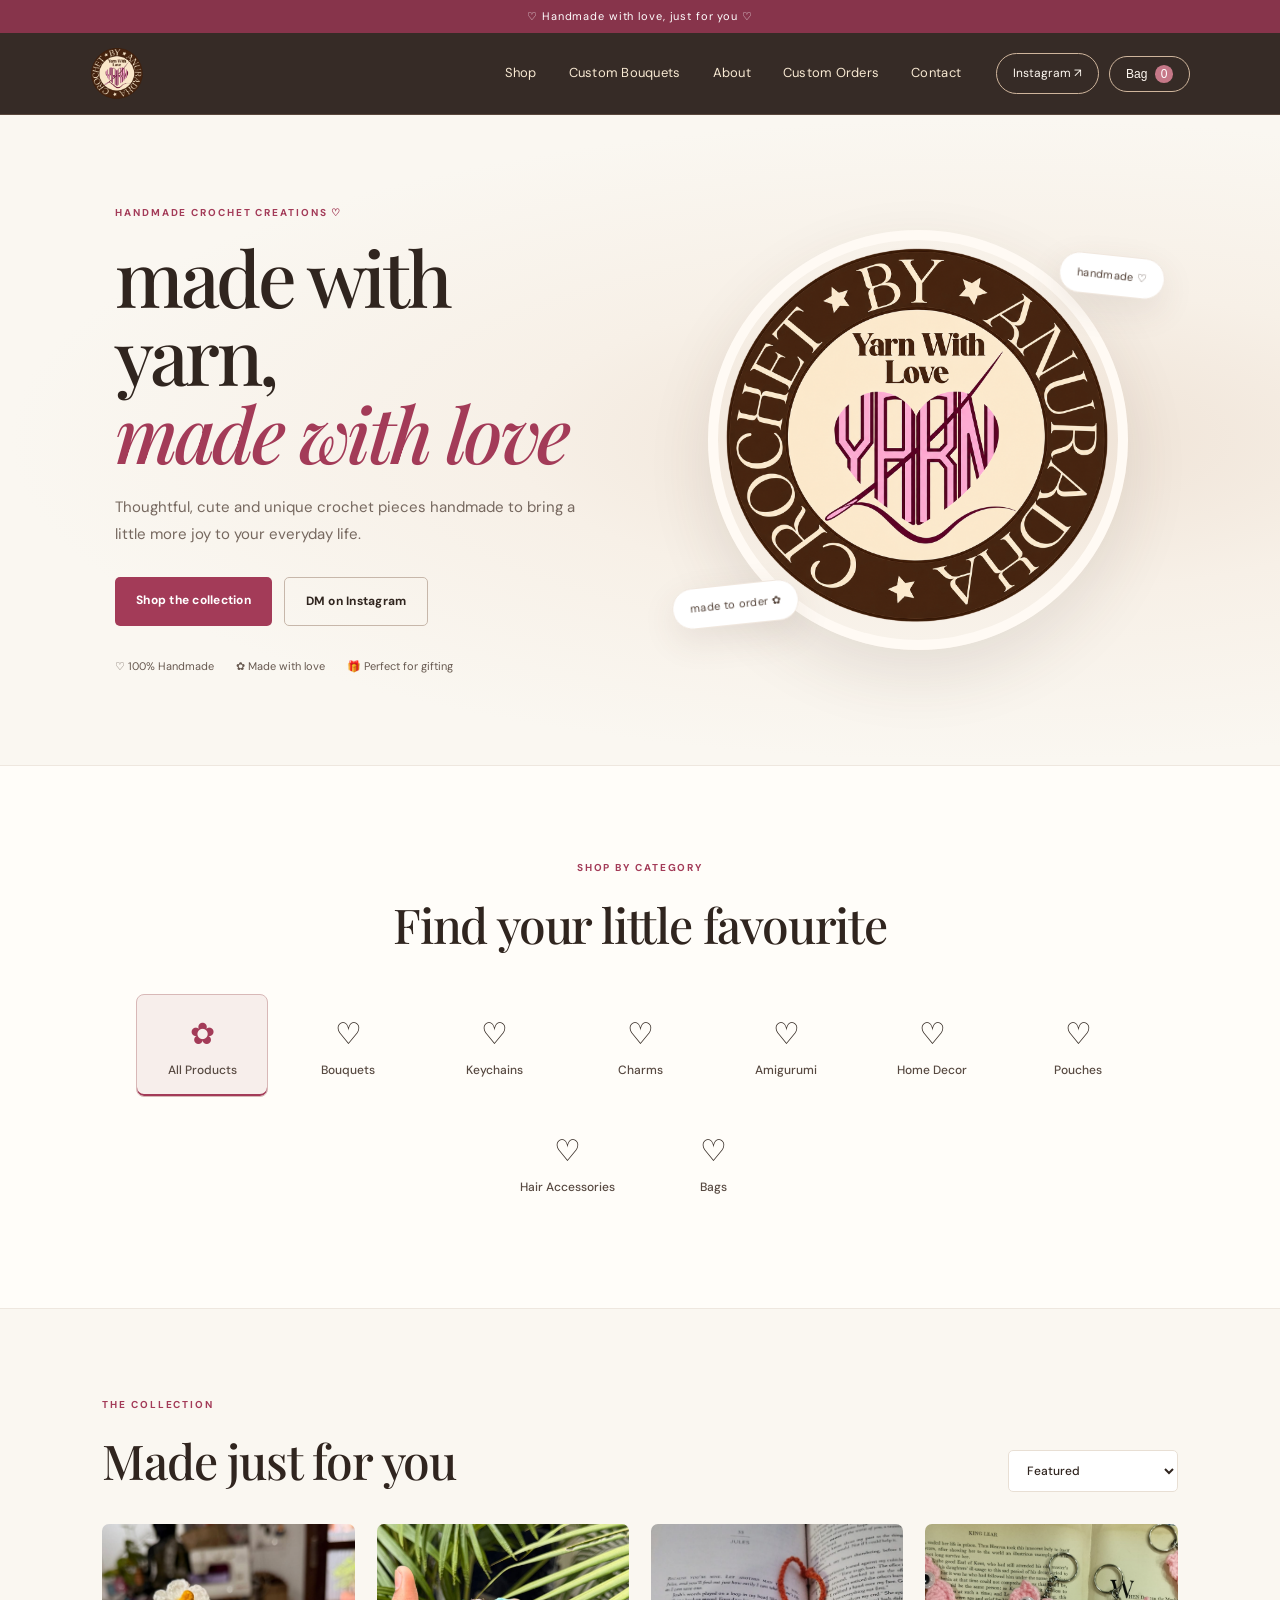
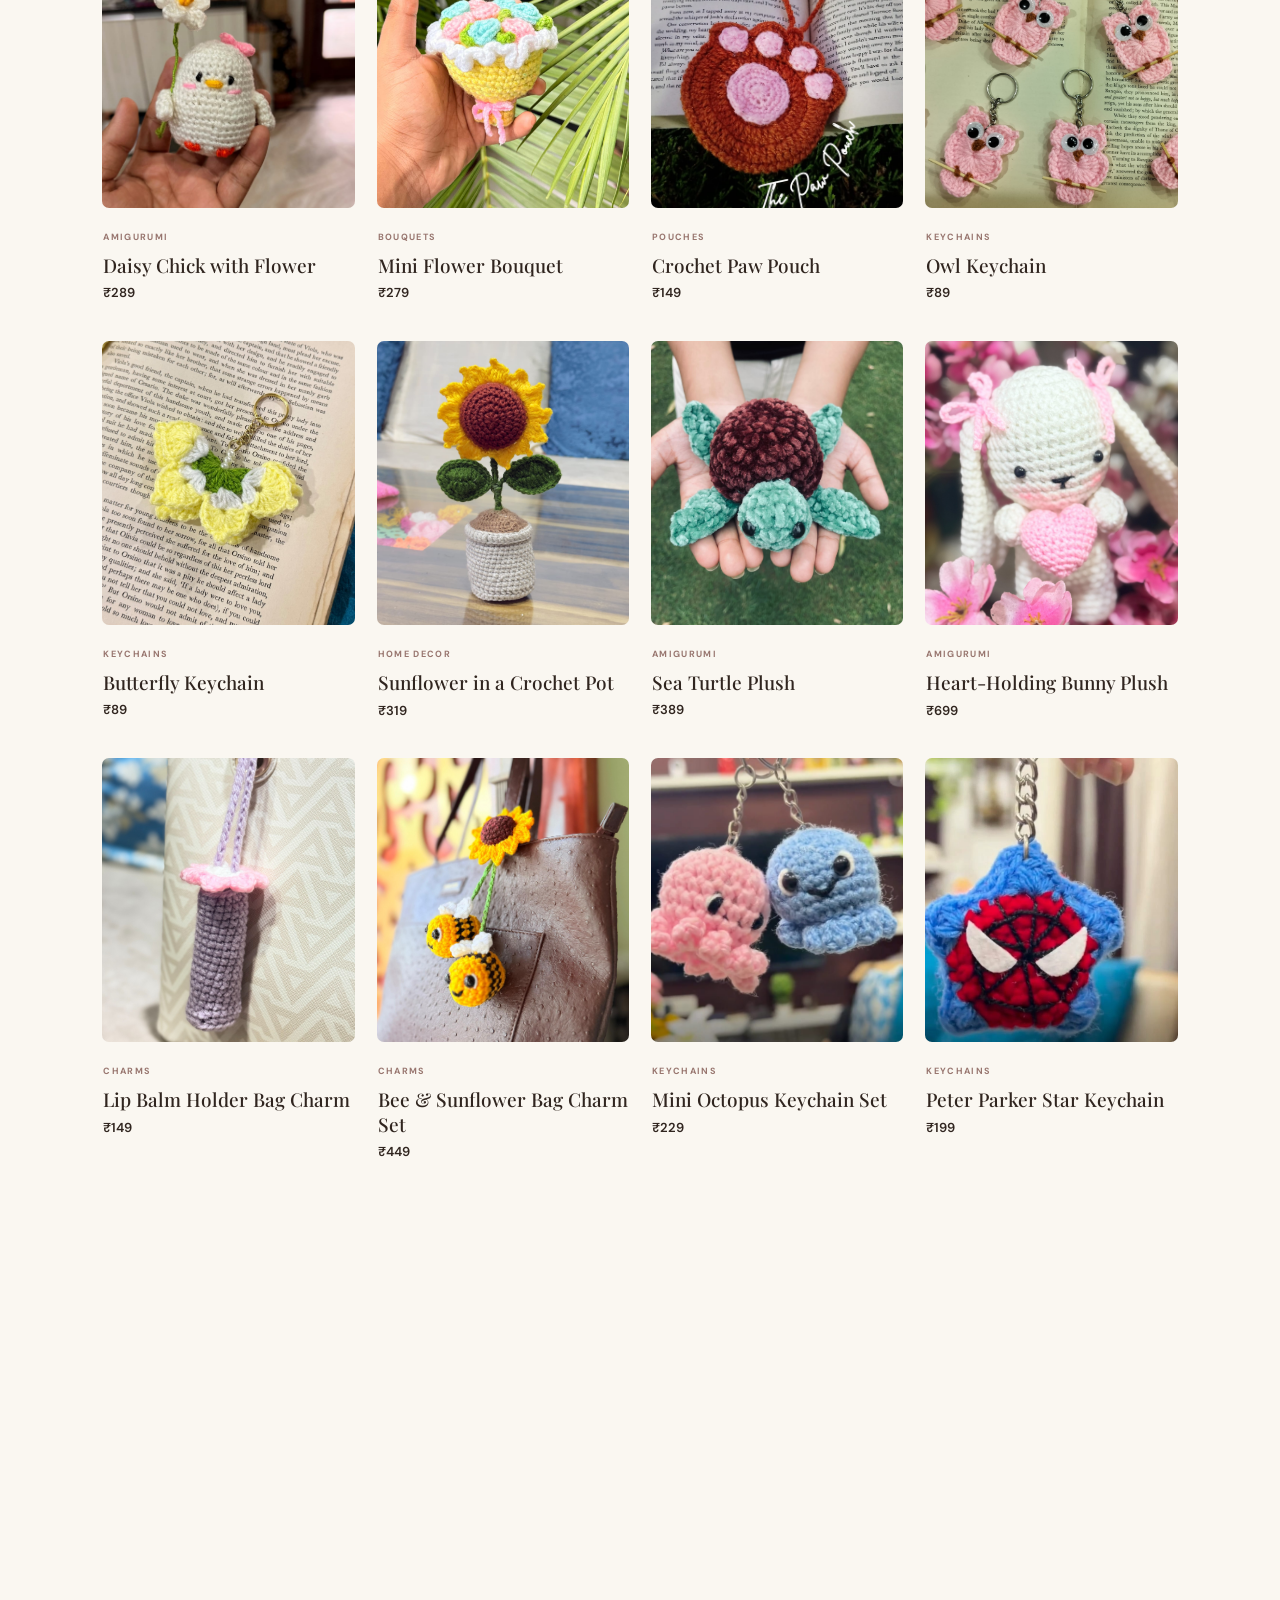
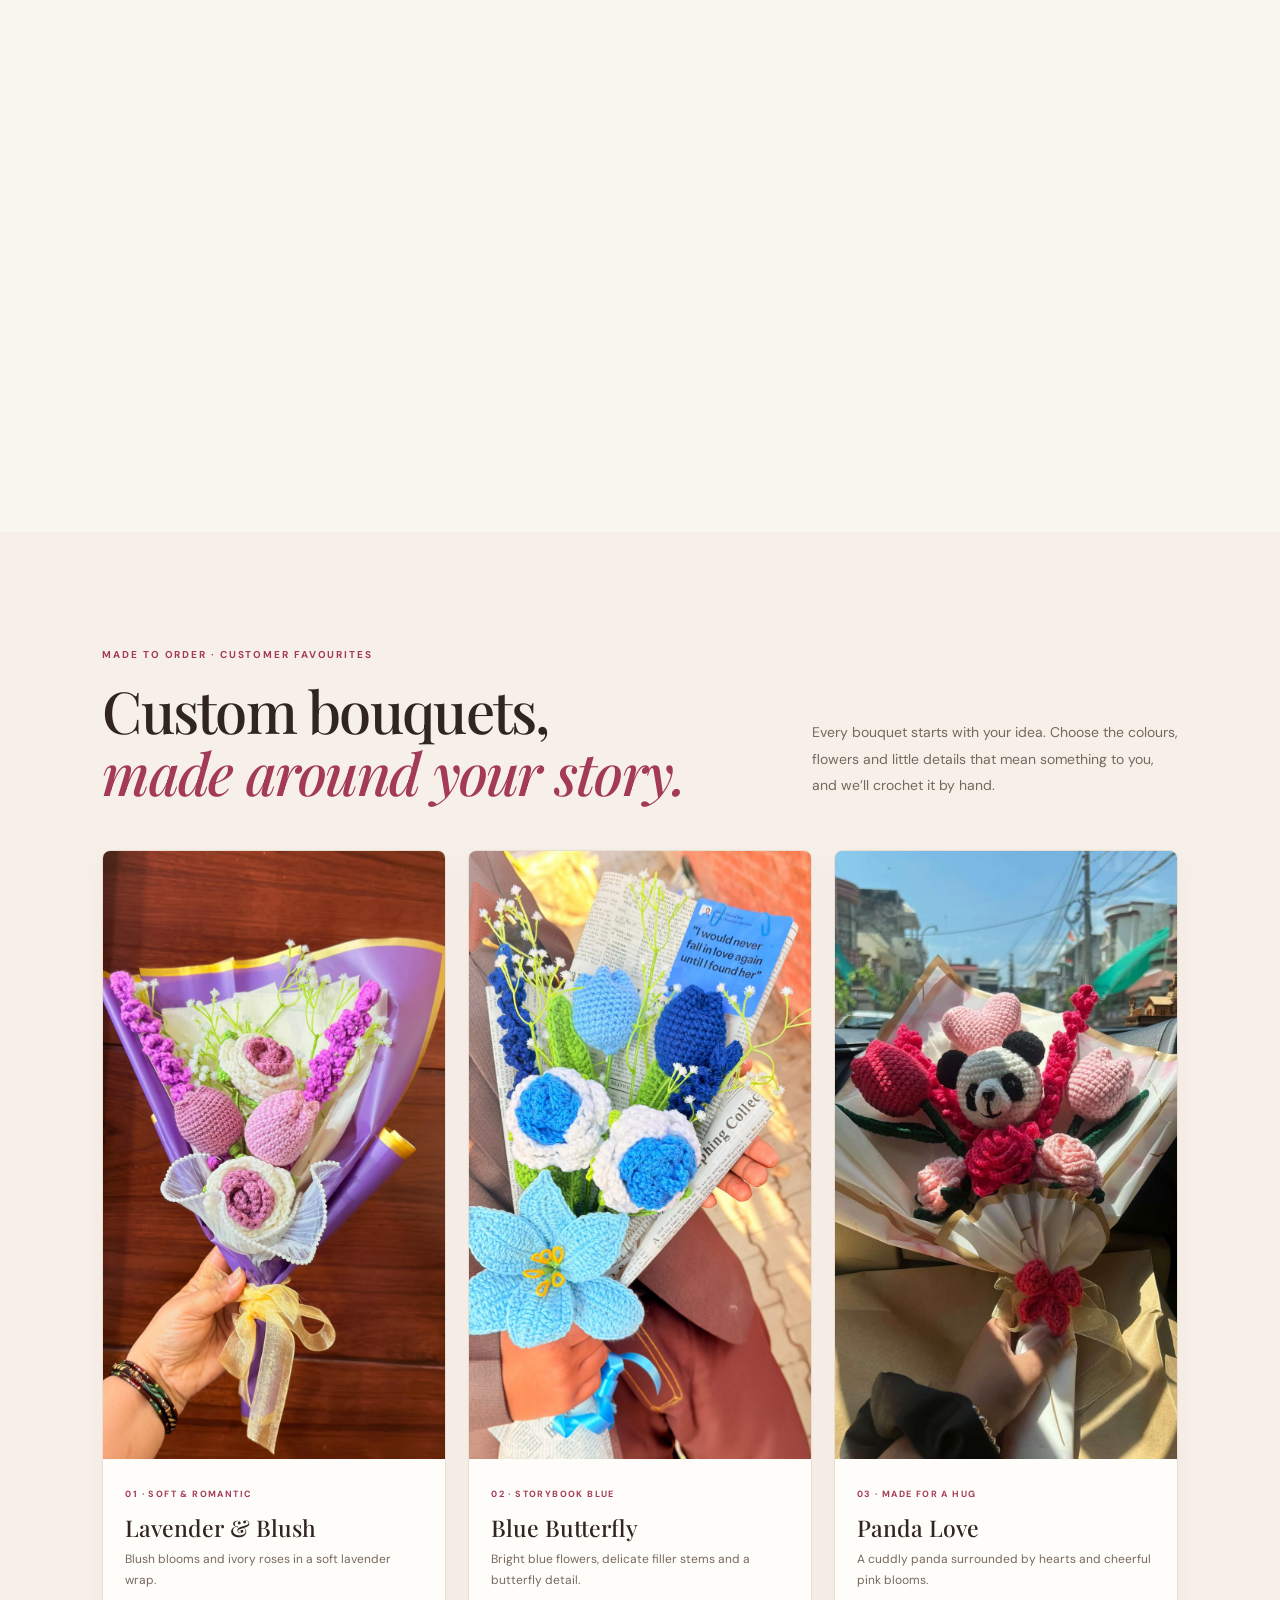
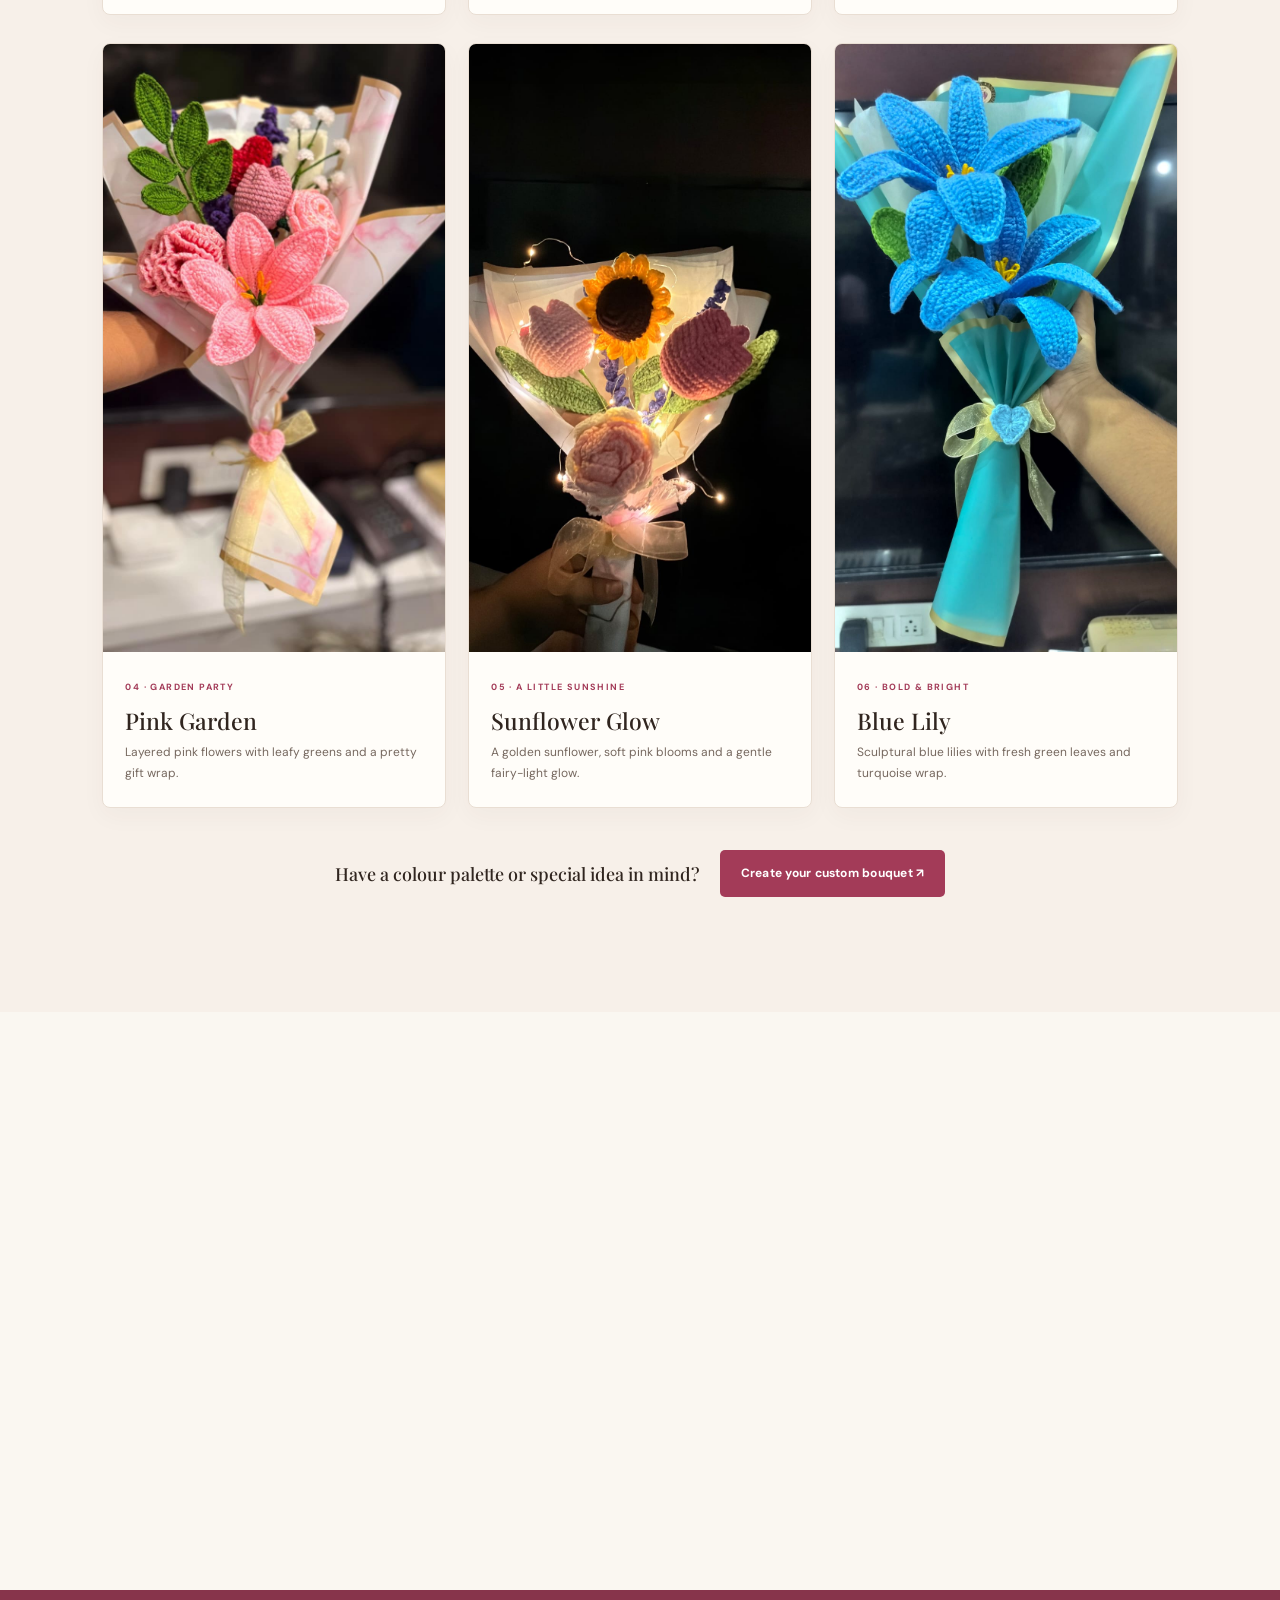
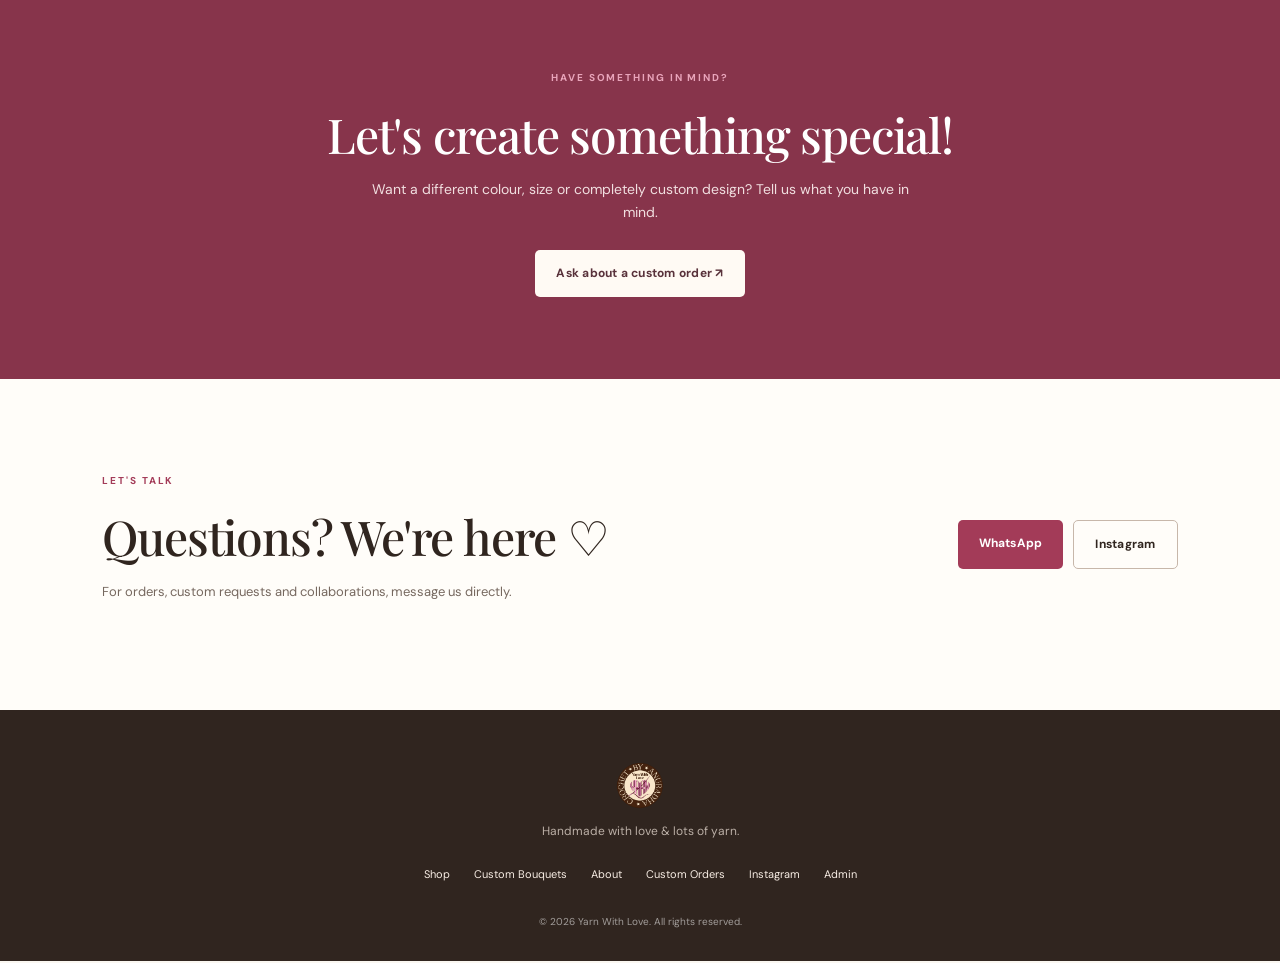
<file: index.html>
<!doctype html>
<html lang="en">
<head>
  <meta charset="utf-8">
  <meta name="viewport" content="width=device-width,initial-scale=1">
  <title>Yarn With Love ♡ | Handmade Crochet</title>
  <meta name="description" content="Yarn With Love — handmade crochet bouquets, charms, keychains and amigurumi.">
  <link rel="preconnect" href="https://fonts.googleapis.com">
  <link rel="preconnect" href="https://fonts.gstatic.com" crossorigin>
  <link href="https://fonts.googleapis.com/css2?family=DM+Sans:wght@400;500;600;700&family=Playfair+Display:wght@500;600;700&display=swap" rel="stylesheet">
  <link rel="stylesheet" href="style.css?v=20261029-3">
</head>
<body>
<div class="announcement">♡ Handmade with love, just for you ♡</div>

<header class="nav">
  <a class="brand logo-brand" href="#"><img src="images/logo.png" alt="Yarn With Love logo"></a>
  <nav>
    <a href="#shop">Shop</a><a href="#custom-bouquets">Custom Bouquets</a><a href="#about">About</a><a href="#custom">Custom Orders</a><a href="#contact">Contact</a>
  </nav>
  <div class="nav-actions">
    <a class="ig" href="https://www.instagram.com/yarn.with.love._/" target="_blank" rel="noopener">Instagram ↗</a>
    <button class="cart-btn" onclick="openCart()">Bag <span id="cartCount">0</span></button>
  </div>
</header>

<main>
<section class="hero">
  <div class="hero-copy">
    <p class="eyebrow">HANDMADE CROCHET CREATIONS ♡</p>
    <h1>made with yarn,<br><em>made with love</em></h1>
    <p>Thoughtful, cute and unique crochet pieces handmade to bring a little more joy to your everyday life.</p>
    <div class="hero-actions"><a class="btn" href="#shop">Shop the collection</a><a class="btn outline" href="https://www.instagram.com/yarn.with.love._/" target="_blank">DM on Instagram</a></div>
    <div class="trust"><span>♡ 100% Handmade</span><span>✿ Made with love</span><span>🎁 Perfect for gifting</span></div>
  </div>
  <div class="hero-art"><div class="hero-logo"><img src="images/logo.png" alt="Yarn With Love"></div><div class="floating f1">handmade ♡</div><div class="floating f2">made to order ✿</div></div>
</section>

<section class="categories">
  <p class="eyebrow">SHOP BY CATEGORY</p>
  <h2>Find your little favourite</h2>
  <div class="category-row">
    <button onclick="setCategory('All')">✿<span>All Products</span></button>
    <button onclick="setCategory('Bouquets')">🌷<span>Bouquets</span></button>
    <button onclick="setCategory('Keychains')">🔑<span>Keychains</span></button>
    <button onclick="setCategory('Charms')">♡<span>Charms</span></button>
    <button onclick="setCategory('Amigurumi')">🧸<span>Amigurumi</span></button>
    <button onclick="setCategory('Phone Charms')">📱<span>Phone Charms</span></button>
    <button onclick="setCategory('Hair Accessories')"><span>Hair Accessories</span></button>
    <button onclick="setCategory('Pouches')"><span>Pouches</span></button>
    <button onclick="setCategory('Home Decor')"><span>Home Decor</span></button>
  </div>
</section>

<section class="shop" id="shop">
  <div class="section-head"><div><p class="eyebrow">THE COLLECTION</p><h2>Made just for you</h2></div><select id="sort" onchange="renderProducts()"><option value="featured">Featured</option><option value="low">Price: low to high</option><option value="high">Price: high to low</option></select></div>
  <div class="product-grid" id="productGrid"></div>
</section>

<section class="custom-bouquets" id="custom-bouquets">
  <div class="custom-bouquets-head">
    <div><p class="eyebrow">MADE TO ORDER · CUSTOMER FAVOURITES</p><h2>Custom bouquets,<br><em>made around your story.</em></h2></div>
    <p>Every bouquet starts with your idea. Choose the colours, flowers and little details that mean something to you, and we’ll crochet it by hand.</p>
  </div>
  <div class="bouquet-gallery">
    <article class="bouquet-card"><img src="images/custom-bouquets/lavender-blush.jpeg" alt="Handmade bouquet in lavender wrapping with blush and ivory crochet flowers" loading="lazy"><div><span>01 · SOFT & ROMANTIC</span><h3>Lavender & Blush</h3><p>Blush blooms and ivory roses in a soft lavender wrap.</p></div></article>
    <article class="bouquet-card"><img src="images/custom-bouquets/blue-butterfly.jpeg" alt="Blue and white crochet bouquet with a large blue butterfly accent" loading="lazy"><div><span>02 · STORYBOOK BLUE</span><h3>Blue Butterfly</h3><p>Bright blue flowers, delicate filler stems and a butterfly detail.</p></div></article>
    <article class="bouquet-card"><img src="images/custom-bouquets/panda-love.jpeg" alt="Custom pink bouquet featuring a handmade crochet panda and heart" loading="lazy"><div><span>03 · MADE FOR A HUG</span><h3>Panda Love</h3><p>A cuddly panda surrounded by hearts and cheerful pink blooms.</p></div></article>
    <article class="bouquet-card"><img src="images/custom-bouquets/pink-garden.jpeg" alt="Pink crochet bouquet with a statement flower, roses and leafy details" loading="lazy"><div><span>04 · GARDEN PARTY</span><h3>Pink Garden</h3><p>Layered pink flowers with leafy greens and a pretty gift wrap.</p></div></article>
    <article class="bouquet-card"><img src="images/custom-bouquets/sunflower-glow.jpeg" alt="Warm crochet bouquet with a sunflower, pink blooms and tiny lights" loading="lazy"><div><span>05 · A LITTLE SUNSHINE</span><h3>Sunflower Glow</h3><p>A golden sunflower, soft pink blooms and a gentle fairy-light glow.</p></div></article>
    <article class="bouquet-card"><img src="images/custom-bouquets/blue-lily.jpeg" alt="Handmade bouquet of blue crochet lilies with turquoise wrapping" loading="lazy"><div><span>06 · BOLD & BRIGHT</span><h3>Blue Lily</h3><p>Sculptural blue lilies with fresh green leaves and turquoise wrap.</p></div></article>
  </div>
  <div class="bouquet-cta"><p>Have a colour palette or special idea in mind?</p><a class="btn" href="#custom">Create your custom bouquet ↗</a></div>
</section>

<section class="story" id="about">
  <div class="story-art"><div>🧶</div></div>
  <div class="story-copy"><p class="eyebrow">A LITTLE ABOUT US ♡</p><h2>A little yarn,<br>a lot of love.</h2><p>Yarn With Love is a small handmade crochet business creating cute, thoughtful and one-of-a-kind pieces. Every item is carefully made with patience, passion and lots of love.</p><div class="values"><div><b>♡</b><span>Made with love</span></div><div><b>✿</b><span>Carefully handcrafted</span></div><div><b>✦</b><span>Unique & one of a kind</span></div></div></div>
</section>

<section class="custom" id="custom"><p class="eyebrow">HAVE SOMETHING IN MIND?</p><h2>Let's create something special!</h2><p>Want a different colour, size or completely custom design? Tell us what you have in mind.</p><a class="btn" href="https://wa.me/919915593966?text=Hi%20Yarn%20With%20Love!%20I%27d%20like%20to%20ask%20about%20a%20custom%20order." target="_blank" rel="noopener">Ask about a custom order ↗</a></section>

<section class="contact" id="contact"><div><p class="eyebrow">LET'S TALK</p><h2>Questions? We're here ♡</h2><p>For orders, custom requests and collaborations, message us directly.</p></div><div class="contact-actions"><a class="btn" id="waLink" target="_blank">WhatsApp</a><a class="btn outline" href="https://www.instagram.com/yarn.with.love._/" target="_blank">Instagram</a></div></section>
</main>

<footer><div class="brand logo-brand"><img src="images/logo.png" alt="Yarn With Love logo"></div><p>Handmade with love & lots of yarn.</p><div><a href="#shop">Shop</a><a href="#custom-bouquets">Custom Bouquets</a><a href="#about">About</a><a href="#custom">Custom Orders</a><a href="https://www.instagram.com/yarn.with.love._/" target="_blank">Instagram</a><a href="admin.html">Admin</a></div><small>© 2026 Yarn With Love. All rights reserved.</small></footer>

<div class="drawer-backdrop" id="drawerBackdrop" onclick="closeCart()"></div>
<aside class="cart" id="cart">
  <div class="cart-head"><h2>Your bag</h2><button onclick="closeCart()">×</button></div>
  <div id="cartItems" class="cart-items"></div>
  <div class="cart-footer"><div><span>Subtotal</span><strong id="cartTotal">₹0</strong></div><button class="btn full" onclick="openCheckout()">Checkout →</button><p>Shipping can be confirmed on WhatsApp before payment.</p></div>
</aside>

<div class="modal" id="productModal"><div class="modal-card"><button class="modal-close" aria-label="Close product details" onclick="closeProduct()">×</button><img id="modalImg" alt=""><div><p class="eyebrow" id="modalCat"></p><h2 id="modalTitle"></h2><strong id="modalPrice"></strong><p id="modalDesc"></p><div class="quantity"><button onclick="changeModalQty(-1)">−</button><span id="modalQty">1</span><button onclick="changeModalQty(1)">+</button></div><button class="btn full" onclick="addModalToCart()">Add to bag</button><button class="btn outline full" onclick="buyNow()">Buy / order on WhatsApp</button></div></div></div>

<div class="modal" id="checkoutModal"><div class="checkout"><button class="modal-close" onclick="closeCheckout()">×</button><p class="eyebrow">CHECKOUT</p><h2>Your order details</h2><form id="checkoutForm"><input required name="name" placeholder="Full name"><input required name="phone" placeholder="Phone / WhatsApp number"><input required name="address" placeholder="Full delivery address"><div class="two"><input required name="city" placeholder="City"><input required name="pincode" placeholder="PIN code"></div><textarea name="notes" placeholder="Order notes / colour preferences"></textarea><div class="order-summary" id="checkoutSummary"></div><button class="btn full" type="submit">Send order on WhatsApp →</button><p class="fine">No online payment is taken on this page. Your order summary is sent to WhatsApp for confirmation.</p></form></div></div>

<script src="catalog.js?v=20261029-5"></script>
<script src="app.js?v=20261029-2"></script>
</body>
</html>
</file>
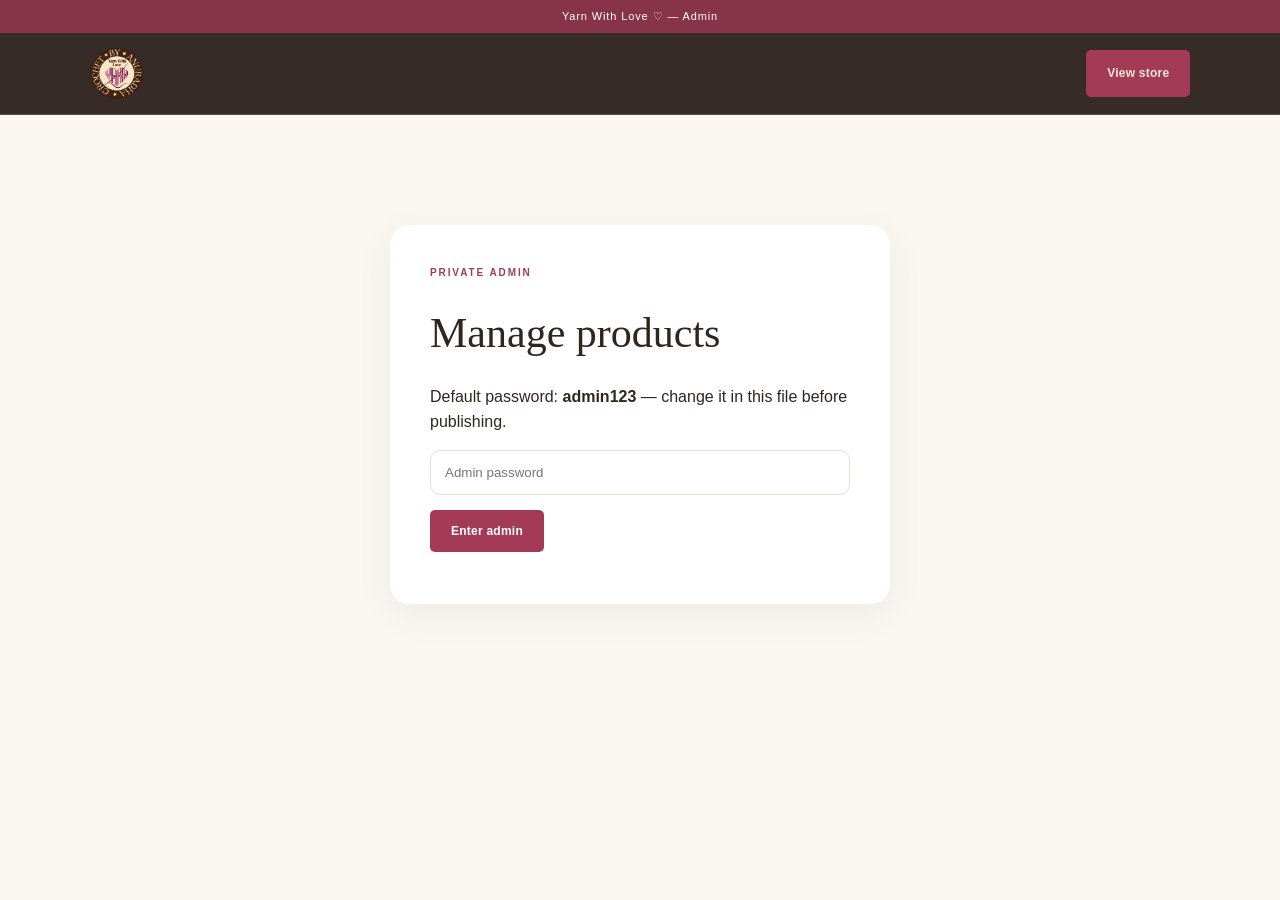
<file: admin.html>
<!doctype html>
<html lang="en">
<head><meta charset="utf-8"><meta name="viewport" content="width=device-width,initial-scale=1"><title>Yarn With Love | Admin</title><link rel="stylesheet" href="style.css"></head>
<body>
<div class="announcement">Yarn With Love ♡ — Admin</div>
<header class="nav"><a class="brand logo-brand" href="index.html"><img src="images/logo.png" alt="Yarn With Love logo"></a><a class="btn" href="index.html">View store</a></header>
<main class="admin-wrap">
  <div id="login" class="admin-login"><p class="eyebrow">PRIVATE ADMIN</p><h1>Manage products</h1><p>Default password: <b>admin123</b> — change it in this file before publishing.</p><input id="pass" type="password" placeholder="Admin password"><button class="btn" onclick="login()">Enter admin</button><p id="loginMsg" style="font-size:12px;color:#a65e64;margin-top:12px"></p></div>
  <div id="panel" style="display:none">
    <div class="admin-head"><div><p class="eyebrow">PRODUCT CATALOG</p><h1>Products</h1></div><div><button class="btn" onclick="newProduct()">+ Add product</button> <button class="btn outline" onclick="exportData()">Export JSON</button><label class="btn outline">Import JSON<input hidden type="file" accept=".json" onchange="importData(event)"></label></div></div>
    <div id="adminList"></div>
    <div class="admin-note"><b>How images work:</b> use the Upload button on a product to store its photo in this browser. For a live multi-device admin system, connect this catalog to a database/storage service.</div>
  </div>
</main>
<script src="catalog.js?v=20261029-5"></script>
<script>
const DEFAULT_PRODUCTS=window.YWL_DEFAULT_PRODUCTS;
const PASSWORD="admin123";
function readProducts(){try{const value=JSON.parse(localStorage.getItem("ywl_products")||"null");return Array.isArray(value)?value:DEFAULT_PRODUCTS.map(p=>({...p}));}catch(e){return DEFAULT_PRODUCTS.map(p=>({...p}));}}
let products=readProducts();
const money=n=>"₹"+Number(n).toLocaleString("en-IN");
const esc=s=>String(s??"").replace(/[&<>"']/g,m=>({"&":"&amp;","<":"&lt;",">":"&gt;",'"':"&quot;","'":"&#039;"}[m]));
function login(){const p=document.querySelector("#pass").value.trim();if(p===PASSWORD){document.querySelector("#login").style.display="none";document.querySelector("#panel").style.display="block";render();}else document.querySelector("#loginMsg").textContent="Incorrect password. Use admin123 unless you changed it in this file."} document.querySelector("#pass").addEventListener("keydown",e=>{if(e.key==="Enter")login();});
function render(){
 const list=document.querySelector("#adminList");
 if(!products.length){list.innerHTML='<p class="admin-note">No products yet. Click “Add product” to create your first listing.</p>';return;}
 list.innerHTML=products.map((p,i)=>`<div class="admin-card" data-product-id="${p.id}"><img src="${esc(p.image||'images/fallback.svg')}" alt="${esc(p.name)}" onerror="this.onerror=null;this.src='images/fallback.svg'"><div class="admin-fields"><label>Product name<input value="${esc(p.name)}" onchange="edit(${i},'name',this.value)" required></label><label>Category<input value="${esc(p.category||'Other')}" placeholder="e.g. Bouquets" onchange="edit(${i},'category',this.value)" required></label><label>Price (₹)<input type="number" min="0" step="1" value="${Number(p.price)||0}" onchange="edit(${i},'price',this.value)" required></label><label>Badge<input value="${esc(p.badge||"")}" placeholder="e.g. BESTSELLER" onchange="edit(${i},'badge',this.value)"></label><label class="wide">Description<textarea onchange="edit(${i},'description',this.value)">${esc(p.description||"")}</textarea></label><label class="wide">Image path or URL<input value="${esc(p.image||"")}" placeholder="images/product.svg or https://…" onchange="edit(${i},'image',this.value)"></label><label class="upload">Upload photo<input type="file" accept="image/*" hidden onchange="upload(${i},event)"></label><button class="btn danger" onclick="removeProduct(${i})">Delete</button></div></div>`).join("");
}
function edit(i,k,v){
 if(!products[i])return;
 if((k==='name'||k==='category')&&!String(v).trim()){alert('Please enter a product name and category.');render();return;}
 if(k==='price'){v=Number(v);if(!Number.isFinite(v)||v<0){alert('Enter a valid non-negative price.');render();return;}v=Math.round(v*100)/100;}
 products[i][k]=v;save();
}
function save(){
 try{localStorage.setItem("ywl_products",JSON.stringify(products));document.querySelectorAll('.save-error').forEach(n=>n.remove());return true;}
 catch(err){alert('Could not save the catalogue. The browser st\orage may be full; upload a smaller photo.');return false;}
}
function upload(i,e){
 const f=e.target.files&&e.target.files[0];if(!f)return;
 if(!f.type.startsWith('image/')){alert('Please choose an image file.');return;}
 const reader=new FileReader();
 reader.onerror=()=>alert('Could not read that image. Please try another file.');
 reader.onload=()=>{
  const img=new Image();img.onerror=()=>alert('Could not open that image.');
  img.onload=()=>{const max=1000,scale=Math.min(1,max/Math.max(img.width,img.height));const canvas=document.createElement('canvas');canvas.width=Math.max(1,Math.round(img.width*scale));canvas.height=Math.max(1,Math.round(img.height*scale));canvas.getContext('2d').drawImage(img,0,0,canvas.width,canvas.height);products[i].image=canvas.toDataURL('image/jpeg',0.82);if(save())render();};
  img.src=reader.result;
 };reader.readAsDataURL(f);
}
function removeProduct(i){if(confirm('Delete “'+products[i].name+'”?')){products.splice(i,1);save();render();}}
function newProduct(){
 const p={id:Date.now(),name:'New Crochet Product',category:'Charms',price:299,image:'images/fallback.svg',description:'Add a product description.',badge:''};
 products.push(p);
 if(save()){render();const card=document.querySelector(`[data-product-id="${p.id}"]`);card?.scrollIntoView({behavior:'smooth',block:'center'});card?.querySelector('input')?.focus();}
}
function exportData(){const a=document.createElement("a");a.href=URL.createObjectURL(new Blob([JSON.stringify(products,null,2)],{type:"application/json"}));a.download="yarn-with-love-products.json";a.click();}
function importData(e){const f=e.target.files[0];if(!f)return;const r=new FileReader();r.onload=()=>{try{const data=JSON.parse(r.result);if(!Array.isArray(data)||data.some(p=>!p||typeof p.name!=="string"||!Number.isFinite(Number(p.price))))throw new Error('Invalid catalog format');const seen=new Set();products=data.map((p,i)=>{if(!p||typeof p.name!=="string"||!p.name.trim()||!Number.isFinite(Number(p.price))||Number(p.price)<0)throw new Error("Invalid product");let id=p.id??Date.now()+i;while(seen.has(String(id)))id=String(id)+"-"+i;seen.add(String(id));return {...p,id,name:p.name.trim(),category:String(p.category||"Other"),price:Number(p.price),image:String(p.image||"images/fallback.svg"),description:String(p.description||""),badge:String(p.badge||"")};});if(save())render();}catch(err){alert("Invalid product JSON. Please import a catalogue exported from this admin page.");}};r.readAsText(f);e.target.value="";}
</script>
<style>
.admin-wrap{max-width:1100px;margin:auto;padding:60px 5%}.admin-login{max-width:500px;margin:50px auto;background:#fff;padding:40px;border-radius:20px;box-shadow:0 10px 40px #0000000d}.admin-login input{display:block;width:100%;padding:14px;margin:15px 0;border:1px solid var(--line);border-radius:10px}.admin-head{display:flex;justify-content:space-between;align-items:center;margin-bottom:30px}.admin-head h1,.admin-login h1{font:500 42px "Playfair Display",serif}.admin-card{display:grid;grid-template-columns:180px 1fr;gap:25px;background:#fff;border:1px solid var(--line);border-radius:18px;padding:18px;margin-bottom:18px}.admin-card>img{width:180px;height:180px;object-fit:cover;border-radius:12px;background:var(--pink2)}.admin-fields{display:grid;grid-template-columns:1fr 1fr;gap:10px}.admin-fields input,.admin-fields select,.admin-fields textarea{width:100%;padding:11px;border:1px solid var(--line);border-radius:9px;font:inherit;background:#fff}.admin-fields textarea{grid-column:1/-1;min-height:70px}.admin-fields label{display:flex;flex-direction:column;gap:6px;font-size:12px;color:var(--muted)}.admin-fields label.wide{grid-column:1/-1}.admin-fields .upload{display:block;color:#fff}.upload{background:var(--pink);color:#fff;padding:11px 15px;border-radius:22px;text-align:center;cursor:pointer;font-size:12px}.danger{background:#a65e64}.admin-note{background:#f8e9e8;padding:20px;border-radius:14px;color:var(--muted);margin-top:25px}@media(max-width:700px){.admin-head{display:block}.admin-card{grid-template-columns:1fr}.admin-card>img{width:100%;height:250px}.admin-fields{grid-template-columns:1fr}}
</style>
</body>
</html>
</file>
<file: style.css>
:root{--cream:#f7ead8;--pink:#a91d55;--pink2:#e9a5bb;--brown:#3b1b0f;--muted:#73584a;--white:#fffaf3;--line:#d7b99f}*{box-sizing:border-box}html{scroll-behavior:smooth}body{margin:0;background:var(--cream);color:var(--brown);font-family:"DM Sans",sans-serif}.announcement{background:var(--pink);color:#fff;text-align:center;padding:9px;font-size:13px}.nav{height:76px;padding:0 6%;display:flex;align-items:center;gap:35px;background:rgba(255,255,255,.92);position:sticky;top:0;z-index:20;backdrop-filter:blur(12px);border-bottom:1px solid var(--line)}.brand{font:600 24px "Playfair Display",serif;margin-right:auto}.brand span{color:var(--pink)}nav{display:flex;gap:26px;font-size:14px}a{text-decoration:none;color:inherit}.nav-actions{display:flex;gap:10px;align-items:center}.ig,.cart-btn{border:1px solid var(--pink);padding:10px 14px;border-radius:24px;background:#fff;color:var(--brown);font:600 12px inherit}.cart-btn{cursor:pointer}.cart-btn span{background:var(--pink);color:#fff;border-radius:50%;padding:2px 6px;margin-left:4px}.hero{min-height:600px;display:grid;grid-template-columns:1fr 1fr;align-items:center;padding:70px 9%;overflow:hidden}.hero-copy h1{font:500 clamp(48px,6vw,80px)/.98 "Playfair Display",serif;margin:0}.hero-copy h1 em{color:var(--pink)}.eyebrow{font-size:11px;letter-spacing:2.2px;font-weight:700;color:var(--pink);margin:0 0 16px}.hero-copy>p:not(.eyebrow){max-width:520px;color:var(--muted);line-height:1.8;margin:26px 0}.hero-actions{display:flex;gap:12px;flex-wrap:wrap}.btn{display:inline-flex;border:0;background:var(--brown);color:#fff;border-radius:26px;padding:13px 20px;font-weight:700;font-size:13px;cursor:pointer;justify-content:center}.btn.outline{background:#fff;color:var(--brown);border:1px solid var(--brown)}.btn.full{width:100%}.trust{display:flex;gap:25px;margin-top:35px;font-size:12px}.hero-art{height:450px;position:relative;display:grid;place-items:center}.hero-blob{width:390px;height:390px;border-radius:48% 52% 55% 45%;background:var(--pink2);display:grid;place-items:center;box-shadow:25px 25px 0 #ead6c8}.yarnball{font-size:130px}.floating{position:absolute;background:#fff;padding:12px 18px;border-radius:24px;box-shadow:0 12px 35px #5d40351c;font-size:12px}.f1{top:45px;right:20px;transform:rotate(6deg)}.f2{bottom:45px;left:20px;transform:rotate(-6deg)}section{padding:90px 7%}.categories{text-align:center;background:#fff}.categories h2,.section-head h2,.story h2,.custom h2,.contact h2{font:500 45px "Playfair Display",serif;margin:0}.category-row{display:flex;justify-content:center;gap:22px;flex-wrap:wrap;margin-top:45px}.category-row button{width:110px;border:0;background:none;cursor:pointer;color:var(--brown)}.category-row button:first-line{font-size:42px}.category-row span{display:block;font:500 13px "Playfair Display",serif;margin-top:10px}.shop{padding-top:100px}.section-head{display:flex;justify-content:space-between;align-items:end;margin-bottom:38px}.section-head select{padding:10px 15px;border:1px solid var(--line);border-radius:20px;background:#fff;color:var(--brown)}.product-grid{display:grid;grid-template-columns:repeat(4,1fr);gap:28px 18px}.product-card{cursor:pointer}.product-img{height:310px;border-radius:15px;background:var(--pink2);overflow:hidden;position:relative}.product-img img{width:100%;height:100%;object-fit:cover;transition:.4s}.product-card:hover img{transform:scale(1.05)}.badge{position:absolute;top:12px;left:12px;background:#fff;color:var(--pink);font-size:9px;font-weight:700;letter-spacing:1px;border-radius:20px;padding:7px 10px}.product-info{padding:14px 2px}.product-info small{color:var(--pink);letter-spacing:1.6px;font-weight:700}.product-info h3{font:500 20px "Playfair Display",serif;margin:6px 0}.story{display:grid;grid-template-columns:1fr 1fr;background:#f8e9e8;align-items:center}.story-art{min-height:470px;display:grid;place-items:center}.story-art div{font-size:150px;width:70%;height:330px;border-radius:35% 65% 55% 45%;background:#f3d3d2;display:grid;place-items:center}.story-copy>p:not(.eyebrow){color:var(--muted);line-height:1.8;max-width:520px}.values{display:flex;gap:35px;margin-top:30px}.values div{display:flex;flex-direction:column;gap:8px;font-size:12px;text-align:center}.values b{font-size:28px;color:var(--pink)}.custom{text-align:center;background:var(--pink);color:#fff}.custom .eyebrow{color:#fff}.custom h2{margin-bottom:15px}.custom p:not(.eyebrow){max-width:560px;margin:0 auto 25px;line-height:1.7}.custom .btn{background:#fff;color:var(--brown)}.contact{display:flex;justify-content:space-between;align-items:center;background:#fff}.contact p:not(.eyebrow){color:var(--muted);line-height:1.7}.contact-actions{display:flex;gap:10px}footer{background:var(--brown);color:#fff;text-align:center;padding:55px 7%}footer .brand{margin:0}footer p{opacity:.75;font-size:13px}footer>div:last-of-type{display:flex;gap:22px;justify-content:center;margin:25px 0;font-size:12px}footer small{opacity:.55}.drawer-backdrop{position:fixed;inset:0;background:#2d211c88;z-index:40;display:none}.drawer-backdrop.open{display:block}.cart{position:fixed;z-index:50;right:-440px;top:0;width:min(420px,100%);height:100%;background:#fff;transition:.3s;display:flex;flex-direction:column}.cart.open{right:0}.cart-head{display:flex;justify-content:space-between;padding:25px;border-bottom:1px solid var(--line)}.cart-head h2{font:500 30px "Playfair Display",serif;margin:0}.cart-head button,.modal-close{border:0;background:none;font-size:28px;cursor:pointer}.cart-items{padding:20px;overflow:auto;flex:1}.cart-row{display:grid;grid-template-columns:75px 1fr auto;gap:12px;align-items:center;border-bottom:1px solid var(--line);padding:12px 0}.cart-row img{width:75px;height:75px;object-fit:cover;border-radius:10px}.cart-row h4{margin:0 0 5px;font:500 17px "Playfair Display",serif}.qty{display:flex;gap:8px;align-items:center}.qty button{border:1px solid var(--line);background:#fff;border-radius:50%;width:25px;height:25px}.remove{color:#b66;font-size:11px;border:0;background:none}.cart-footer{padding:20px;border-top:1px solid var(--line)}.cart-footer>div{display:flex;justify-content:space-between;margin-bottom:15px}.cart-footer p,.fine{font-size:10px;color:var(--muted);text-align:center}.modal{position:fixed;inset:0;background:#2d211c99;z-index:60;display:none;align-items:center;justify-content:center;padding:20px}.modal.show{display:flex}.modal-card{position:relative;background:var(--cream);max-width:820px;width:100%;display:grid;grid-template-columns:1fr 1fr;border-radius:20px;overflow:hidden}.modal-card>img{width:100%;height:100%;min-height:480px;object-fit:cover;background:var(--pink2)}.modal-card>div{padding:55px 40px}.modal-card h2,.checkout h2{font:500 38px "Playfair Display",serif;margin:0 0 8px}.modal-card>div>strong{font-size:20px}.modal-card>div>p:not(.eyebrow){color:var(--muted);line-height:1.7}.quantity{display:flex;gap:15px;align-items:center;margin:25px 0}.quantity button{width:34px;height:34px;border:1px solid var(--line);background:#fff;border-radius:50%}.checkout{background:var(--cream);max-width:560px;width:100%;padding:45px;border-radius:20px;position:relative}.checkout form{display:grid;gap:12px}.checkout input,.checkout textarea{width:100%;padding:13px;border:1px solid var(--line);border-radius:10px;background:#fff;font:inherit}.checkout textarea{min-height:90px;resize:vertical}.two{display:grid;grid-template-columns:1fr 1fr;gap:12px}.order-summary{background:#fff;padding:15px;border-radius:12px;font-size:13px;line-height:1.7}.empty{text-align:center;color:var(--muted);padding:50px 10px}@media(max-width:900px){nav{display:none}.hero{grid-template-columns:1fr;text-align:center}.hero-copy>p:not(.eyebrow){margin-left:auto;margin-right:auto}.hero-actions,.trust{justify-content:center}.product-grid{grid-template-columns:repeat(2,1fr)}.story{grid-template-columns:1fr}.contact{display:block}.contact-actions{margin-top:20px}.modal-card{grid-template-columns:1fr}.modal-card>img{min-height:280px;height:280px}}@media(max-width:600px){.nav{padding:0 4%;height:68px}.brand{font-size:19px}.ig{display:none}.hero{padding:55px 6%}.hero-blob{width:280px;height:280px}.hero-art{height:340px}.yarnball{font-size:95px}.trust{flex-direction:column;gap:10px}.category-row{gap:15px}.shop,.categories,.story,.contact{padding-left:5%;padding-right:5%}.product-grid{gap:22px 10px}.product-img{height:220px}.section-head{display:block}.section-head select{margin-top:15px}.values{gap:15px}.checkout{padding:35px 20px}.two{grid-template-columns:1fr}}

.logo-brand{display:flex;align-items:center;height:58px;margin-right:auto}
.logo-brand img{height:58px;width:58px;object-fit:contain;border-radius:50%}
.hero{background:radial-gradient(circle at 75% 45%,#ead0ad 0,#f7ead8 38%,#f7ead8 100%)}
.hero-logo{width:min(430px,82%);aspect-ratio:1;display:grid;place-items:center;border-radius:50%;overflow:hidden;box-shadow:0 22px 55px #3b1b0f22}
.hero-logo img{width:100%;height:100%;object-fit:contain}
.nav{background:#3b1b0f;color:#f8e9d2;border-bottom:1px solid #684331}
.nav a,.nav .brand{color:#f8e9d2}
.nav .ig,.nav .cart-btn{background:#f7ead8;color:#3b1b0f;border-color:#e5c7a5}
.nav .cart-btn span{background:#a91d55}
.announcement{background:#a91d55}
.btn{background:#3b1b0f}
.btn.outline{background:transparent;border-color:#3b1b0f}
.categories{background:#fffaf3}
.product-img{background:#ead0ad}
.story{background:#ead0ad}
.story-art div{background:#f1d9b7}
.custom{background:#3b1b0f}
.custom .eyebrow{color:#e9a5bb}
.custom .btn{color:#3b1b0f}
footer{background:#24100a}
@media(max-width:600px){.logo-brand img{height:48px;width:48px}}

/* Refined storefront styling */
:root{
  --cream:#faf7f1;
  --pink:#a33b58;
  --pink2:#ead1d0;
  --brown:#30251f;
  --muted:#76685f;
  --white:#fffdf9;
  --line:#e8dfd4;
}
body{background:var(--cream);color:var(--brown);line-height:1.55}
.announcement{padding:8px 12px;background:#87344b;font-size:11px;letter-spacing:.08em}
.nav{height:82px;padding:0 clamp(22px,7vw,110px);background:rgba(48,37,31,.97);border-bottom-color:#59473d}
.logo-brand img{height:54px;width:54px}
nav{gap:clamp(16px,2.5vw,34px);font-size:13px;letter-spacing:.02em}
.nav nav a,.nav-actions a,.cart-btn{transition:opacity .2s, transform .2s}
.nav nav a:hover,.nav-actions a:hover{opacity:.75}
.nav .ig,.nav .cart-btn{padding:10px 16px;border-radius:999px;border-color:#cfb59c;background:transparent;color:#fff9f2;font-size:12px}
.nav .cart-btn span{background:#c67888}
.hero{min-height:650px;padding:78px clamp(24px,9vw,140px);gap:5vw;background:radial-gradient(ellipse at 77% 50%,#eee1d4 0,#f7f0e7 34%,var(--cream) 70%)}
.hero-copy{max-width:600px}
.hero-copy h1{font-size:clamp(52px,6vw,82px);letter-spacing:-.045em;line-height:1.02}
.hero-copy h1 em{font-weight:500;color:var(--pink)}
.eyebrow{font-size:10px;letter-spacing:.19em}
.hero-copy>p:not(.eyebrow){max-width:470px;margin:22px 0 28px;font-size:15px;color:var(--muted);line-height:1.85}
.btn{padding:14px 21px;border-radius:5px;background:var(--pink);font-size:12px;letter-spacing:.02em;transition:background .2s,transform .2s}
.btn:hover{background:#812e45;transform:translateY(-1px)}
.btn.outline{background:transparent;border:1px solid #c7b7aa;color:var(--brown)}
.btn.outline:hover{background:#fffaf4}
.hero-art{height:460px}
.hero-logo{width:min(420px,88%);box-shadow:0 25px 65px #49362f1c;border:10px solid #fffaf4}
.floating{padding:11px 17px;border:1px solid #f0e7de;color:#55443a;font-size:11px;letter-spacing:.03em}
.f1{right:0}.f2{left:0}
.trust{gap:22px;margin-top:32px;color:#66584f;font-size:11px}
section{padding:94px clamp(24px,8vw,120px)}
.categories{background:#fffdf9;border-block:1px solid #eee7df}
.categories h2,.section-head h2,.story h2,.custom h2,.contact h2{font-size:clamp(34px,4vw,48px);letter-spacing:-.025em}
.category-row{gap:14px;margin-top:38px}
.category-row button{width:132px;padding:18px 10px;border:1px solid transparent;border-radius:8px;transition:all .2s}
.category-row button:hover{border-color:#eadbd2;background:#faf4ed;transform:translateY(-2px)}
.category-row button[aria-pressed="true"]{border-color:#d8b8b7;background:#f7eeeb;color:var(--pink)}
.category-row button:first-line{font-size:34px}
.category-row span{font:500 12px "DM Sans",sans-serif;color:#574941}
.shop{padding-top:88px;padding-bottom:105px}
.section-head{margin-bottom:32px}
.section-head select{padding:11px 38px 11px 14px;border-color:var(--line);border-radius:5px;font:500 12px "DM Sans",sans-serif}
.product-grid{grid-template-columns:repeat(4,minmax(0,1fr));gap:32px 22px}
.product-card{min-width:0;transition:transform .25s}
.product-card:hover{transform:translateY(-4px)}
.product-img{height:auto;aspect-ratio:4/4.5;border-radius:7px;background:#f0e5dc}
.product-img img{transition:transform .55s}
.badge{top:13px;left:13px;background:#fffdf9;color:#87344b;border-radius:3px;padding:7px 9px;font-size:9px;letter-spacing:.12em}
.product-info{padding:15px 1px 4px}
.product-info small{font-size:9px;letter-spacing:.15em;color:#98766f}
.product-info h3{font-size:19px;margin:5px 0 3px;line-height:1.3}
.product-info strong{font-size:13px;font-weight:600}
.story{grid-template-columns:1fr 1fr;gap:7vw;background:#f1e5d8}
.story-art{min-height:390px}
.story-art div{width:min(75%,390px);height:auto;aspect-ratio:1.18;border-radius:45% 45% 8px 8px;background:#ead4c6;font-size:125px}
.story-copy>p:not(.eyebrow){max-width:490px;color:#675950;line-height:1.85;font-size:14px}
.values{gap:25px}
.values div{font-size:11px;color:#65574e}
.values b{font-size:25px;color:var(--pink)}
.custom{padding-top:80px;padding-bottom:82px;background:#87344b}
.custom h2{margin-bottom:12px}
.custom p:not(.eyebrow){font-size:14px;color:#f1dfe0}
.custom .btn{background:#fffaf4;color:#59323b;border-radius:5px}
.contact{gap:30px;background:#fffdf9}
.contact p:not(.eyebrow){font-size:13px;color:var(--muted)}
.contact-actions{gap:10px}
footer{padding:52px 24px 28px;background:#30251f}
footer .logo-brand{justify-content:center;height:auto;margin:0 auto 12px}
footer .logo-brand img{height:48px;width:48px}
footer p{font-size:12px;color:#e9ddd3}
footer>div:last-of-type{gap:24px;flex-wrap:wrap;font-size:11px;color:#f8eee5}
footer small{font-size:10px}
a:focus-visible,button:focus-visible,select:focus-visible,input:focus-visible,textarea:focus-visible{outline:3px solid #c67888;outline-offset:3px}
@media(max-width:900px){
  .hero{min-height:unset;padding-top:68px;padding-bottom:60px;gap:0}
  .hero-copy{margin:auto}
  .hero-art{height:390px}
  .product-grid{grid-template-columns:repeat(2,minmax(0,1fr));gap:28px 18px}
  .story{gap:25px}
}
@media(max-width:600px){
  .nav{height:68px;padding:0 18px;gap:8px}
  .logo-brand img{height:46px;width:46px}
  .nav-actions{gap:7px}
  .nav .cart-btn{padding:9px 11px}
  .hero{padding:55px 22px 45px}
  .hero-copy h1{font-size:clamp(47px,13vw,67px)}
  .hero-copy>p:not(.eyebrow){font-size:14px}
  .hero-actions{gap:9px}
  .hero-actions .btn{padding:13px 15px}
  .hero-art{height:330px}
  .hero-logo{width:min(290px,78%);border-width:7px}
  .floating{padding:9px 12px;font-size:10px}
  .f1{right:0;top:30px}.f2{left:0;bottom:30px}
  .trust{font-size:10px;gap:8px}
  section{padding:68px 22px}
  .categories h2,.section-head h2,.story h2,.custom h2,.contact h2{font-size:36px}
  .category-row{gap:7px;margin-top:28px}
  .category-row button{width:calc(33.33% - 6px);padding:13px 4px}
  .category-row button:first-line{font-size:30px}
  .category-row span{font-size:10px}
  .shop{padding-top:68px;padding-bottom:75px}
  .product-grid{gap:22px 12px}
  .product-img{aspect-ratio:1/1.15}
  .product-info h3{font-size:16px}
  .product-info small{font-size:8px}
  .story{grid-template-columns:1fr;gap:12px}
  .story-art{min-height:260px}
  .story-art div{height:auto;width:72%;aspect-ratio:1.35;font-size:95px}
  .values{justify-content:space-between;gap:8px}
  .values div{font-size:10px}
  .contact-actions{flex-wrap:wrap}
  footer>div:last-of-type{gap:13px 18px}
}
@media(prefers-reduced-motion:reduce){html{scroll-behavior:auto}*,*::before,*::after{transition:none!important}}

/* Motion polish: small, tactile movements with a restrained 3D feel. */
.hero-copy{animation:rise-in .8s cubic-bezier(.2,.7,.2,1) both}
.hero-art{perspective:1000px}
.hero-logo{transform-style:preserve-3d;will-change:transform;animation:logo-drift 8s ease-in-out infinite}
.floating{animation:tag-float 5s ease-in-out infinite}
.f2{animation-delay:-2.4s}
.btn{position:relative;overflow:hidden;transition:transform .24s cubic-bezier(.2,.8,.2,1),box-shadow .24s,background-color .24s}
.btn::after{content:"";position:absolute;inset:-20% auto -20% -45%;width:35%;transform:skewX(-22deg);background:linear-gradient(90deg,transparent,#ffffff45,transparent);transition:left .55s ease}
.btn:hover{transform:translateY(-3px) scale(1.015);box-shadow:0 11px 24px #30251f22}
.btn:hover::after{left:120%}
.category-row button{transform-style:preserve-3d;transition:transform .28s cubic-bezier(.2,.8,.2,1),border-color .2s,background-color .2s,box-shadow .2s}
.category-row button:hover{transform:translateY(-5px) rotateX(7deg) rotateY(-3deg);box-shadow:0 12px 22px #49362f12}
.category-row button[aria-pressed="true"]{box-shadow:inset 0 -2px var(--pink)}
.product-card{transform-style:preserve-3d;transition:transform .35s cubic-bezier(.2,.8,.2,1),box-shadow .35s}
.product-card:hover{transform:translateY(-7px) rotateX(1.5deg);}
.product-card:hover .product-img{box-shadow:0 18px 38px #30251f1b}
.product-img{transition:box-shadow .35s,border-radius .35s}
.product-img img{transition:transform .65s cubic-bezier(.2,.8,.2,1),filter .35s}
.product-card:hover .product-img img{transform:scale(1.055);filter:saturate(1.06)}
.story-art div{animation:story-sway 7s ease-in-out infinite;transform-origin:50% 75%}
.motion-reveal{opacity:0;transform:translate3d(0,24px,0);transition:opacity .7s ease,transform .7s cubic-bezier(.2,.7,.2,1);transition-delay:var(--reveal-delay,0ms)}
.motion-reveal.is-visible{opacity:1;transform:translate3d(0,0,0)}
.product-card.motion-reveal.is-visible:hover{transform:translateY(-7px) rotateX(1.5deg)}
@keyframes rise-in{from{opacity:0;transform:translate3d(0,18px,0)}to{opacity:1;transform:translate3d(0,0,0)}}
@keyframes logo-drift{0%,100%{transform:perspective(1000px) rotateY(-3deg) rotateX(1deg) translateY(0)}50%{transform:perspective(1000px) rotateY(3deg) rotateX(-1deg) translateY(-8px)}}
@keyframes tag-float{0%,100%{translate:0 0}50%{translate:0 -7px}}
@keyframes story-sway{0%,100%{transform:rotate(-1deg) translateY(0)}50%{transform:rotate(1deg) translateY(-5px)}}
@media(hover:none){.product-card:hover,.category-row button:hover,.btn:hover{transform:none;box-shadow:none}.product-card:hover .product-img img{transform:none;filter:none}.btn::after{display:none}}
@media(prefers-reduced-motion:reduce){
  .hero-copy,.hero-logo,.floating,.story-art div{animation:none!important}
  .motion-reveal{opacity:1;transform:none;transition:none}
  .btn::after{display:none}
  .product-card,.category-row button,.btn,.product-img,.product-img img{transition:none!important}
}

/* Custom bouquet portfolio */
.custom-bouquets{background:#f7f0e9;padding-top:clamp(70px,9vw,116px);padding-bottom:clamp(70px,9vw,116px)}
.custom-bouquets-head{display:grid;grid-template-columns:1.1fr .65fr;gap:clamp(28px,7vw,100px);align-items:end;margin:0 auto 46px;max-width:1280px}
.custom-bouquets-head h2{font:500 clamp(38px,5vw,58px)/1.08 "Playfair Display",serif;letter-spacing:-.03em;margin:0;color:var(--brown)}
.custom-bouquets-head h2 em{color:var(--pink);font-weight:500}
.custom-bouquets-head>p{max-width:410px;margin:0 0 5px;color:var(--muted);font-size:14px;line-height:1.9}
.bouquet-gallery{display:grid;grid-template-columns:repeat(3,minmax(0,1fr));gap:28px 22px;max-width:1280px;margin:auto}
.bouquet-card{min-width:0;background:#fffdf9;border:1px solid #e9ded3;border-radius:8px;overflow:hidden;box-shadow:0 8px 24px #49362f0a;transition:transform .35s cubic-bezier(.2,.8,.2,1),box-shadow .35s}
.bouquet-card:hover{transform:translateY(-6px);box-shadow:0 18px 38px #49362f18}
.bouquet-card img{display:block;width:100%;height:auto;aspect-ratio:9/16;object-fit:cover;object-position:center;background:#eee4db}
.bouquet-card>div{padding:21px 22px 24px}
.bouquet-card span{font-size:9px;letter-spacing:1.4px;font-weight:700;color:var(--pink)}
.bouquet-card h3{font:500 23px "Playfair Display",serif;color:var(--brown);margin:8px 0 6px}
.bouquet-card p{margin:0;color:var(--muted);font-size:12px;line-height:1.7}
.bouquet-cta{display:flex;align-items:center;justify-content:center;gap:20px;margin:42px auto 0;text-align:center;flex-wrap:wrap}
.bouquet-cta p{margin:0;color:var(--brown);font:500 18px "Playfair Display",serif}
@media(max-width:900px){.bouquet-gallery{grid-template-columns:repeat(2,minmax(0,1fr));gap:20px}.custom-bouquets-head{grid-template-columns:1fr .8fr;gap:28px}}
@media(max-width:600px){.custom-bouquets-head{grid-template-columns:1fr;gap:15px;margin-bottom:28px}.custom-bouquets-head h2{font-size:39px}.bouquet-gallery{gap:13px}.bouquet-card{border-radius:6px}.bouquet-card>div{padding:14px 12px 17px}.bouquet-card h3{font-size:18px}.bouquet-card span{font-size:8px;letter-spacing:.9px}.bouquet-card p{font-size:11px}.bouquet-cta{gap:13px;margin-top:30px}.bouquet-cta p{font-size:16px}}
@media(prefers-reduced-motion:reduce){.bouquet-card{transition:none!important}}

/* Product detail modal: keep the image centered and the controls out of the grid. */
.modal{overflow-y:auto;overscroll-behavior:contain;background:#211812b8;backdrop-filter:blur(5px)}
.modal-card{position:relative;grid-template-columns:minmax(0,1fr) minmax(300px,.86fr);align-items:stretch;width:min(920px,100%);max-height:min(88dvh,780px);border:1px solid #ffffffa8;border-radius:18px;background:#fffdf9;box-shadow:0 28px 90px #160d0a55}
.modal-card>.modal-close{position:absolute;top:14px;right:14px;z-index:3;display:grid;place-items:center;width:40px;height:40px;padding:0;border:1px solid #e9dfd4;border-radius:50%;background:#fffdf9;color:var(--brown);font-size:25px;line-height:1;box-shadow:0 4px 15px #30251f18;transition:transform .2s,background .2s}
.modal-card>.modal-close:hover{transform:rotate(90deg);background:#f7eee8}
.modal-card>img{display:block;grid-column:1;grid-row:1;width:100%;height:100%;min-height:0;max-height:780px;padding:22px;object-fit:contain;object-position:center;background:radial-gradient(circle at center,#fffdf9 0,#f3e9df 100%)}
.modal-card>div{grid-column:2;grid-row:1;align-self:center;max-height:min(88dvh,780px);overflow-y:auto;padding:clamp(30px,5vw,58px) clamp(24px,4vw,44px)}
.modal-card h2{font-size:clamp(30px,4vw,42px);line-height:1.12;letter-spacing:-.025em}
.modal-card>div>strong{display:block;margin:14px 0 10px;color:var(--pink);font-size:22px}
.modal-card>div>p:not(.eyebrow){font-size:14px;line-height:1.8;color:var(--muted)}
.modal-card .quantity{margin:22px 0}
.modal-card .btn.full+.btn.full{margin-top:10px}
@media(max-width:700px){
  .modal{align-items:flex-start;padding:14px}
  .modal-card{grid-template-columns:minmax(0,1fr);width:min(520px,100%);max-height:none;overflow:visible;border-radius:15px}
  .modal-card>.modal-close{top:12px;right:12px}
  .modal-card>img{grid-column:1;grid-row:1;width:100%;height:min(38dvh,330px);min-height:220px;max-height:330px;padding:16px;border-radius:15px 15px 0 0}
  .modal-card>div{grid-column:1;grid-row:2;max-height:none;overflow:visible;padding:26px 22px 24px}
  .modal-card h2{font-size:32px}
}
</file>
